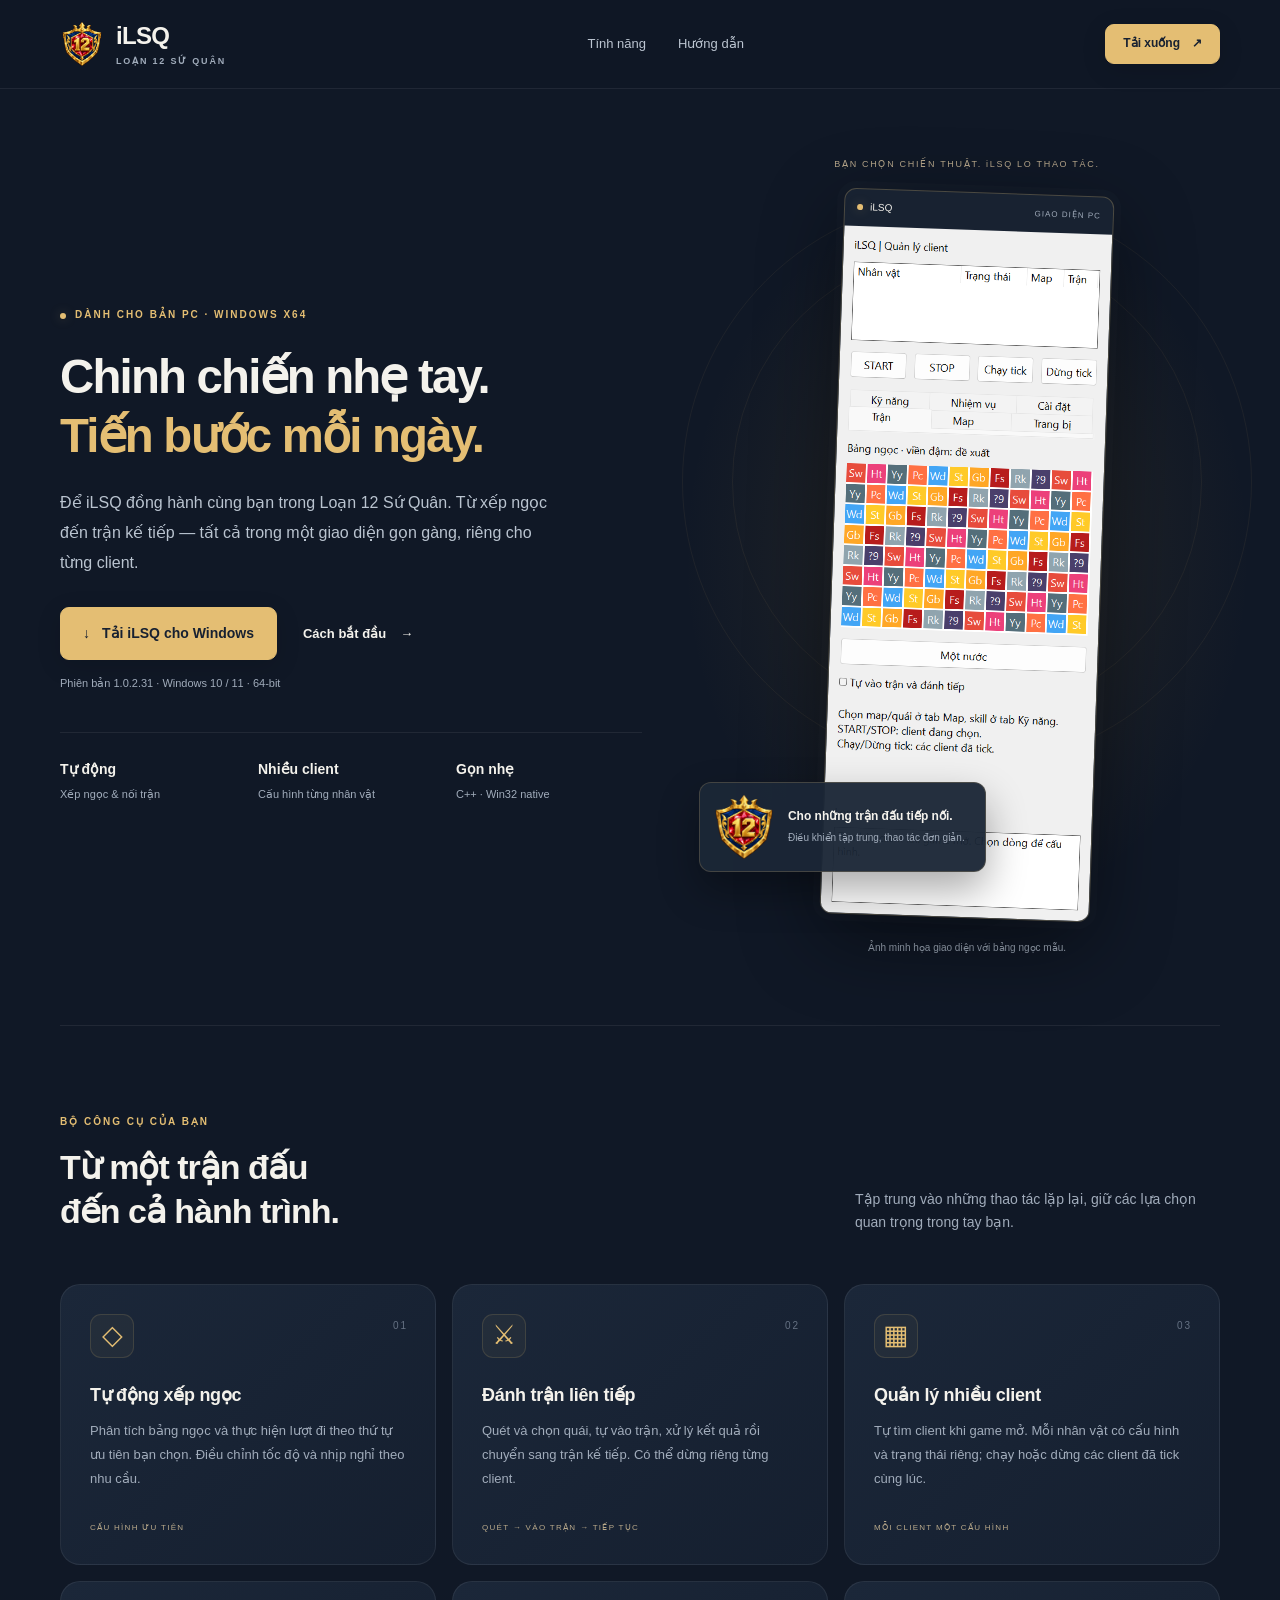
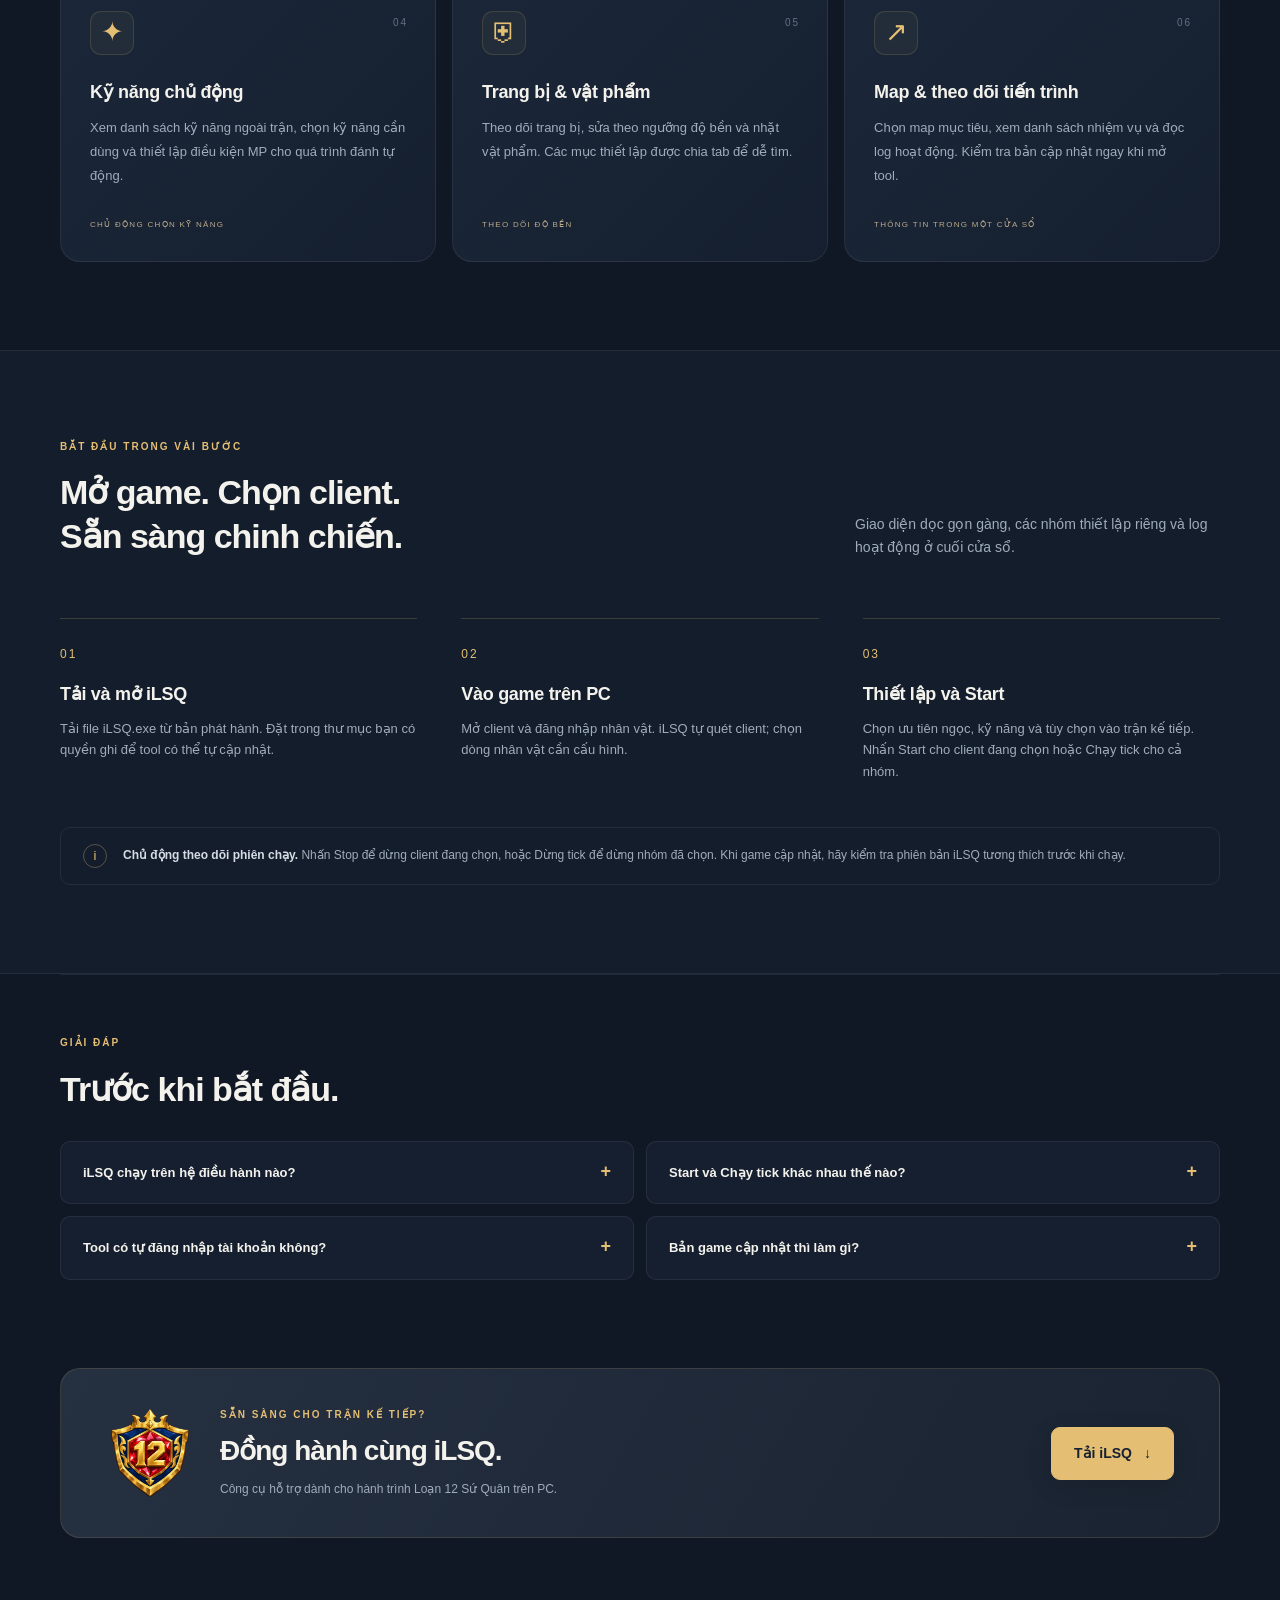
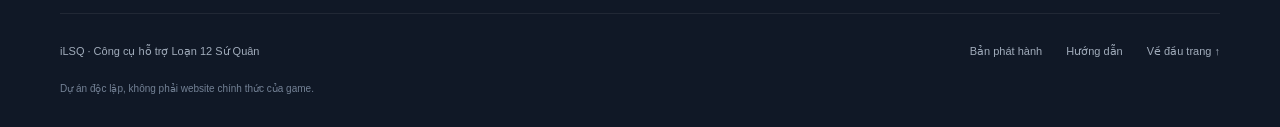
<file: index.html>
<!doctype html>
<html lang="vi">
<head>
  <meta charset="utf-8">
  <meta name="viewport" content="width=device-width, initial-scale=1">
  <meta name="theme-color" content="#101826">
  <meta name="description" content="iLSQ — công cụ hỗ trợ Loạn 12 Sứ Quân trên PC. Tự động đánh trận, quản lý nhiều client, kỹ năng và trang bị trong giao diện gọn nhẹ.">
  <title>iLSQ — Đồng hành cùng Loạn 12 Sứ Quân</title>
  <link rel="icon" href="assets/icon.ico">
  <link rel="apple-touch-icon" href="assets/icon.png">
  <link rel="stylesheet" href="styles.css">
  <script src="app.js" defer></script>
</head>
<body>
  <header class="header"><div class="container header-inner">
    <a class="brand" href="#" aria-label="iLSQ — Trang chủ"><img src="assets/icon.png" alt="" width="44" height="44"><span>iLSQ<small>LOẠN 12 SỨ QUÂN</small></span></a>
    <nav aria-label="Điều hướng"><a href="#features">Tính năng</a><a href="#guide">Hướng dẫn</a></nav>
    <a class="button button-small download-link" href="https://github.com/autotdk/ilsq/releases/latest/download/iLSQ.exe">Tải xuống <span aria-hidden="true">↗</span></a>
  </div></header>
  <main>
    <section class="hero container">
      <div class="hero-copy">
        <div class="eyebrow"><span class="status-dot"></span> DÀNH CHO BẢN PC · WINDOWS X64</div>
        <h1>Chinh chiến nhẹ tay.<br><em>Tiến bước mỗi ngày.</em></h1>
        <p class="lead">Để iLSQ đồng hành cùng bạn trong Loạn 12 Sứ Quân. Từ xếp ngọc đến trận kế tiếp — tất cả trong một giao diện gọn gàng, riêng cho từng client.</p>
        <div class="hero-actions"><a class="button download-link" href="https://github.com/autotdk/ilsq/releases/latest/download/iLSQ.exe"><span aria-hidden="true">↓</span> Tải iLSQ cho Windows</a><a class="text-link" href="#guide">Cách bắt đầu <span aria-hidden="true">→</span></a></div>
        <p class="download-meta" id="release-status" aria-live="polite">Windows 10 / 11 · 64-bit · Xem bản phát hành trên GitHub</p>
        <div class="hero-facts"><div><strong>Tự động</strong><span>Xếp ngọc & nối trận</span></div><div><strong>Nhiều client</strong><span>Cấu hình từng nhân vật</span></div><div><strong>Gọn nhẹ</strong><span>C++ · Win32 native</span></div></div>
      </div>
      <div class="hero-visual">
        <div class="orbit orbit-one"></div><div class="orbit orbit-two"></div>
        <span class="visual-label">BẠN CHỌN CHIẾN THUẬT. iLSQ LO THAO TÁC.</span>
        <div class="app-frame"><div class="frame-caption"><span class="status-dot"></span> iLSQ <span>GIAO DIỆN PC</span></div><img src="assets/interface.png" alt="Ảnh minh họa giao diện iLSQ với danh sách client, cấu hình trận và bảng ngọc" width="450" height="1155" fetchpriority="high"></div>
        <div class="visual-badge"><img src="assets/icon.png" width="64" height="64" alt=""><div>Cho những trận đấu tiếp nối.<small>Điều khiển tập trung, thao tác đơn giản.</small></div></div>
        <p class="image-caption">Ảnh minh họa giao diện với bảng ngọc mẫu.</p>
      </div>
    </section>
    <section class="features section container" id="features">
      <div class="section-heading"><div><div class="eyebrow">BỘ CÔNG CỤ CỦA BẠN</div><h2>Từ một trận đấu<br>đến cả hành trình.</h2></div><p>Tập trung vào những thao tác lặp lại, giữ các lựa chọn quan trọng trong tay bạn.</p></div>
      <div class="feature-grid">
        <article class="feature-card"><span class="card-icon" aria-hidden="true">◇</span><span class="card-number">01</span><h3>Tự động xếp ngọc</h3><p>Phân tích bảng ngọc và thực hiện lượt đi theo thứ tự ưu tiên bạn chọn. Điều chỉnh tốc độ và nhịp nghỉ theo nhu cầu.</p><span class="card-tag">CẤU HÌNH ƯU TIÊN</span></article>
        <article class="feature-card"><span class="card-icon" aria-hidden="true">⚔</span><span class="card-number">02</span><h3>Đánh trận liên tiếp</h3><p>Quét và chọn quái, tự vào trận, xử lý kết quả rồi chuyển sang trận kế tiếp. Có thể dừng riêng từng client.</p><span class="card-tag">QUÉT → VÀO TRẬN → TIẾP TỤC</span></article>
        <article class="feature-card"><span class="card-icon" aria-hidden="true">▦</span><span class="card-number">03</span><h3>Quản lý nhiều client</h3><p>Tự tìm client khi game mở. Mỗi nhân vật có cấu hình và trạng thái riêng; chạy hoặc dừng các client đã tick cùng lúc.</p><span class="card-tag">MỖI CLIENT MỘT CẤU HÌNH</span></article>
        <article class="feature-card"><span class="card-icon" aria-hidden="true">✦</span><span class="card-number">04</span><h3>Kỹ năng chủ động</h3><p>Xem danh sách kỹ năng ngoài trận, chọn kỹ năng cần dùng và thiết lập điều kiện MP cho quá trình đánh tự động.</p><span class="card-tag">CHỦ ĐỘNG CHỌN KỸ NĂNG</span></article>
        <article class="feature-card"><span class="card-icon" aria-hidden="true">⛨</span><span class="card-number">05</span><h3>Trang bị & vật phẩm</h3><p>Theo dõi trang bị, sửa theo ngưỡng độ bền và nhặt vật phẩm. Các mục thiết lập được chia tab để dễ tìm.</p><span class="card-tag">THEO DÕI ĐỘ BỀN</span></article>
        <article class="feature-card"><span class="card-icon" aria-hidden="true">↗</span><span class="card-number">06</span><h3>Map & theo dõi tiến trình</h3><p>Chọn map mục tiêu, xem danh sách nhiệm vụ và đọc log hoạt động. Kiểm tra bản cập nhật ngay khi mở tool.</p><span class="card-tag">THÔNG TIN TRONG MỘT CỬA SỔ</span></article>
      </div>
    </section>
    <section class="guide-section" id="guide"><div class="container section">
      <div class="section-heading"><div><div class="eyebrow">BẮT ĐẦU TRONG VÀI BƯỚC</div><h2>Mở game. Chọn client.<br>Sẵn sàng chinh chiến.</h2></div><p>Giao diện dọc gọn gàng, các nhóm thiết lập riêng và log hoạt động ở cuối cửa sổ.</p></div>
      <ol class="steps"><li><span>01</span><h3>Tải và mở iLSQ</h3><p>Tải file iLSQ.exe từ bản phát hành. Đặt trong thư mục bạn có quyền ghi để tool có thể tự cập nhật.</p></li><li><span>02</span><h3>Vào game trên PC</h3><p>Mở client và đăng nhập nhân vật. iLSQ tự quét client; chọn dòng nhân vật cần cấu hình.</p></li><li><span>03</span><h3>Thiết lập và Start</h3><p>Chọn ưu tiên ngọc, kỹ năng và tùy chọn vào trận kế tiếp. Nhấn Start cho client đang chọn hoặc Chạy tick cho cả nhóm.</p></li></ol>
      <div class="guide-note"><span aria-hidden="true">i</span><p><strong>Chủ động theo dõi phiên chạy.</strong> Nhấn Stop để dừng client đang chọn, hoặc Dừng tick để dừng nhóm đã chọn. Khi game cập nhật, hãy kiểm tra phiên bản iLSQ tương thích trước khi chạy.</p></div>
    </div></section>
    <section class="faq section container" id="faq"><div class="eyebrow">GIẢI ĐÁP</div><h2>Trước khi bắt đầu.</h2><div class="faq-grid">
      <details><summary>iLSQ chạy trên hệ điều hành nào?</summary><p>Tool dành cho Windows 10 / 11 64-bit và bản PC của Loạn 12 Sứ Quân. Hãy dùng bản iLSQ tương thích với phiên bản game hiện tại.</p></details>
      <details><summary>Start và Chạy tick khác nhau thế nào?</summary><p>Start chạy client đang chọn trong danh sách. Chạy tick chạy các client được đánh dấu. Stop và Dừng tick hoạt động tương ứng.</p></details>
      <details><summary>Tool có tự đăng nhập tài khoản không?</summary><p>Hiện tại bạn đăng nhập game trước. iLSQ tự nhận diện các client đã mở để bạn cấu hình và điều khiển.</p></details>
      <details><summary>Bản game cập nhật thì làm gì?</summary><p>Mở iLSQ để kiểm tra bản mới và xem ghi chú phát hành. Nếu thao tác không còn hoạt động, dừng tool và đợi bản tương thích; tránh chạy lặp lại khi có lỗi.</p></details>
    </div></section>
    <section class="final-cta container"><img src="assets/icon.png" width="88" height="88" alt=""><div><div class="eyebrow">SẴN SÀNG CHO TRẬN KẾ TIẾP?</div><h2>Đồng hành cùng iLSQ.</h2><p>Công cụ hỗ trợ dành cho hành trình Loạn 12 Sứ Quân trên PC.</p></div><a class="button download-link" href="https://github.com/autotdk/ilsq/releases/latest/download/iLSQ.exe">Tải iLSQ <span aria-hidden="true">↓</span></a></section>
  </main>
  <footer class="container footer"><span>iLSQ · Công cụ hỗ trợ Loạn 12 Sứ Quân</span><div><a href="https://github.com/autotdk/ilsq/releases">Bản phát hành</a><a href="#guide">Hướng dẫn</a><a href="#">Về đầu trang ↑</a></div><small>Dự án độc lập, không phải website chính thức của game.</small></footer>
</body>
</html>
</file>
<file: styles.css>
:root{color-scheme:dark;--bg:#101826;--surface:#172131;--text:#f4f2ec;--muted:#a1acbb;--gold:#e4be73;--line:#ffffff12;--radius:20px}*{box-sizing:border-box}html{scroll-behavior:smooth;scroll-padding-top:95px}body{margin:0;background:var(--bg);color:var(--text);font-family:"Segoe UI",Arial,sans-serif;font-size:15px;line-height:1.65}a{color:inherit;text-decoration:none}button,a,summary{-webkit-tap-highlight-color:transparent}a:focus-visible,summary:focus-visible{outline:3px solid var(--gold);outline-offset:5px}img{display:block;max-width:100%;height:auto}.container{width:min(1160px,calc(100% - 64px));margin:auto}.header{border-bottom:1px solid var(--line);background:#101826ed;position:sticky;top:0;z-index:5;backdrop-filter:blur(16px)}.header-inner{height:88px;display:flex;align-items:center;justify-content:space-between;gap:24px}.brand{display:flex;align-items:center;gap:12px}.brand>span{font-size:24px;font-weight:750;line-height:1.2;letter-spacing:-.7px}.brand small{display:block;color:var(--muted);font-size:9px;letter-spacing:1.8px;margin-top:5px}.header nav{display:flex;gap:32px;font-size:13px;color:#bcc5d1}.header nav a:hover,.text-link:hover{color:var(--gold)}.button{display:inline-flex;justify-content:center;align-items:center;gap:12px;background:var(--gold);color:#172131;border:1px solid var(--gold);border-radius:9px;padding:14px 22px;font-weight:700;font-size:14px;box-shadow:0 6px 24px #0002;transition:background .2s,transform .2s}.button:hover{background:#f3d397;transform:translateY(-2px)}.button-small{padding:9px 17px;font-size:12px}.eyebrow{font-size:10px;letter-spacing:2px;font-weight:650;color:var(--gold);display:flex;align-items:center;gap:9px}.status-dot{width:6px;height:6px;background:var(--gold);border-radius:50%;display:inline-block;flex:none;box-shadow:0 0 12px #e4be734d}.hero{min-height:790px;display:grid;grid-template-columns:1.15fr 1fr;gap:72px;align-items:center;padding-top:68px;padding-bottom:68px}.hero h1{font-size:clamp(36px,3.7vw,52px);line-height:1.25;letter-spacing:-1.8px;margin:23px 0}.hero h1 em{font-style:normal;color:var(--gold)}.lead{color:#bac4d0;font-size:16px;max-width:495px;line-height:1.85}.hero-actions{display:flex;align-items:center;gap:26px;margin-top:30px}.text-link{font-size:13px;font-weight:600;display:inline-flex;align-items:center;gap:14px}.download-meta{color:var(--muted);font-size:11px;margin-top:14px}.hero-facts{display:grid;grid-template-columns:repeat(3,1fr);border-top:1px solid var(--line);margin-top:40px;padding-top:25px;gap:12px}.hero-facts strong{display:block;font-size:14px;font-weight:650}.hero-facts span{font-size:11px;color:var(--muted)}.hero-visual{position:relative;display:flex;flex-direction:column;align-items:center;isolation:isolate}.hero-visual::before{content:"";position:absolute;inset:0 -60px;background:radial-gradient(ellipse,#b48b3826,transparent 64%);z-index:-2}.orbit{border:1px solid #e4be7310;border-radius:50%;position:absolute;z-index:-1;pointer-events:none}.orbit-one{width:470px;height:470px;top:90px}.orbit-two{width:570px;height:570px;top:40px}.visual-label{font-size:9px;letter-spacing:1.7px;color:#b5a58a;margin-bottom:20px}.app-frame{width:270px;border:1px solid #e4be7340;box-shadow:0 24px 80px #0007,0 0 0 7px #ffffff03;border-radius:12px;overflow:hidden;background:#182231;transform:rotate(2deg)}.frame-caption{font-size:10px;display:flex;align-items:center;padding:10px 12px;gap:7px}.frame-caption>span:last-child{margin-left:auto;font-size:8px;letter-spacing:1px;color:var(--muted)}.app-frame>img{width:100%}.visual-badge{position:absolute;bottom:85px;left:-15px;background:#1c2737f5;border:1px solid #e4be7333;border-radius:12px;padding:12px 20px 12px 12px;display:flex;align-items:center;gap:12px;box-shadow:0 18px 40px #0005;font-size:12px;font-weight:600}.visual-badge small{display:block;font-size:10px;font-weight:400;color:var(--muted);margin-top:3px}.image-caption{color:var(--muted);font-size:10px;margin:22px 0 0}.section{padding-top:88px;padding-bottom:88px}.section-heading{display:flex;justify-content:space-between;align-items:end;gap:60px;margin-bottom:35px}h2{font-size:34px;line-height:1.3;letter-spacing:-1px;font-weight:650;margin:15px 0}h3{font-size:18px;font-weight:600;letter-spacing:-.3px}.section-heading>p{max-width:365px;color:var(--muted);font-size:14px}.features{border-top:1px solid var(--line)}.feature-grid{display:grid;grid-template-columns:repeat(3,1fr);gap:16px}.feature-card{padding:29px;background:linear-gradient(135deg,#1b2739,#151f2f);border:1px solid var(--line);border-radius:var(--radius);position:relative;display:flex;flex-direction:column}.card-icon{display:flex;width:44px;height:44px;border-radius:11px;background:#e4be730c;border:1px solid #e4be7325;align-items:center;justify-content:center;color:var(--gold);font-size:27px}.card-number{position:absolute;right:27px;top:33px;color:#657183;font-size:10px;letter-spacing:2px}.feature-card h3{margin:23px 0 9px}.feature-card p{font-size:13px;color:var(--muted);margin:0 0 30px;line-height:1.85}.card-tag{margin-top:auto;font-size:8px;letter-spacing:1.3px;color:#baaa8b}.guide-section{background:#131d2c;border-top:1px solid var(--line);border-bottom:1px solid var(--line)}.steps{display:grid;grid-template-columns:repeat(3,1fr);gap:44px;padding:0;list-style:none;margin:45px 0}.steps li{border-top:1px solid #e4be7333;padding-top:22px}.steps li>span{font-size:12px;color:var(--gold);letter-spacing:2px}.steps h3{margin:14px 0 8px}.steps p{font-size:13px;color:var(--muted);margin:0}.guide-note{border:1px solid var(--line);border-radius:10px;padding:16px 22px;display:flex;align-items:center;gap:16px}.guide-note>span{color:var(--gold);border:1px solid #e4be7355;width:24px;height:24px;text-align:center;border-radius:50%;flex:none;font-size:13px}.guide-note p{margin:0;font-size:12px;color:var(--muted)}.guide-note strong{color:#d5dce4;font-weight:600}.updates-section{display:grid;grid-template-columns:1fr 1fr;gap:100px;align-items:center}.muted{color:var(--muted);font-size:13px;max-width:360px}.updates-section .text-link{margin-top:20px;color:var(--gold)}.release-card{background:var(--surface);border:1px solid var(--line);border-radius:var(--radius);padding:32px}.release-header{display:flex;align-items:center;justify-content:space-between;gap:12px;border-bottom:1px solid var(--line);padding-bottom:20px}.release-label{font-size:9px;letter-spacing:1.7px;color:var(--muted)}.release-header strong{font-size:14px;color:var(--gold)}.release-card ul{padding-left:18px;font-size:13px;color:#c3cbd6;min-height:90px;margin:24px 0}.release-card li{margin:10px 0;padding-left:4px}.release-card li::marker{color:var(--gold)}.release-foot{margin:20px 0 0;font-size:11px;color:var(--muted)}.faq{border-top:1px solid var(--line);padding-top:60px}.faq-grid{display:grid;grid-template-columns:1fr 1fr;gap:12px;margin-top:30px}details{background:#151f2f;border:1px solid var(--line);border-radius:10px;padding:20px 22px;align-self:start}summary{cursor:pointer;font-size:13px;font-weight:600;list-style:none;display:flex;justify-content:space-between;gap:12px}summary::-webkit-details-marker{display:none}summary::after{content:"+";color:var(--gold);font-size:18px;line-height:1}details[open] summary::after{content:"−"}details p{font-size:13px;color:var(--muted);margin:16px 0 0}.final-cta{background:linear-gradient(120deg,#253041,#1a2331);border:1px solid #e4be7325;border-radius:var(--radius);display:flex;align-items:center;gap:26px;padding:38px 45px;margin-bottom:75px}.final-cta h2{font-size:28px;margin:10px 0}.final-cta p{font-size:12px;color:var(--muted);margin:0}.final-cta .button{margin-left:auto;white-space:nowrap}.footer{display:flex;flex-wrap:wrap;justify-content:space-between;gap:20px;border-top:1px solid var(--line);padding-top:28px;padding-bottom:30px;font-size:11px;color:var(--muted)}.footer>div{display:flex;gap:24px}.footer small{flex-basis:100%;font-size:10px;color:#738195}
@media(max-width:1000px){.hero{gap:30px}.hero-actions{flex-wrap:wrap;gap:16px}.visual-badge{left:-20px}.orbit-two{width:450px;height:450px}.orbit-one{width:360px;height:360px}.feature-card{padding:23px}.updates-section{gap:50px}}
@media(max-width:900px){.container{width:calc(100% - 40px)}.header-inner{height:74px;gap:12px}.header nav{gap:15px;font-size:11px}.brand small{display:none}.brand img{width:34px}.brand>span{font-size:21px}.header .button{padding:8px 12px;font-size:11px}.hero{grid-template-columns:1fr;min-height:auto;gap:55px;padding-top:58px;padding-bottom:54px}.hero h1{font-size:42px;letter-spacing:-1.4px}.lead{font-size:15px}.hero-facts{margin-top:30px}.hero-visual{overflow:hidden;padding-top:8px;padding-bottom:2px}.app-frame{width:250px}.visual-badge{left:calc(50% - 165px);bottom:88px;padding-right:14px}.visual-label{font-size:8px}.orbit-two{width:390px;height:390px;top:100px}.orbit-one{width:320px;height:320px;top:140px}.section{padding-top:60px;padding-bottom:60px}.section-heading{display:block;margin-bottom:28px}.section-heading>p{max-width:100%}.feature-grid{grid-template-columns:repeat(2,1fr);gap:12px}.feature-card{padding:22px}.feature-card h3{font-size:17px}.card-tag{font-size:7px}h2{font-size:30px}.steps{gap:24px}.updates-section{grid-template-columns:1fr;gap:25px}.faq-grid{grid-template-columns:1fr}.final-cta{flex-wrap:wrap;padding:28px;gap:18px;margin-bottom:45px}.final-cta img{width:60px}.final-cta>div{flex:1;min-width:180px}.final-cta .button{margin-left:0}.final-cta .eyebrow{font-size:8px}.final-cta h2{font-size:25px}.footer{gap:16px}}
@media(max-width:440px){.header nav a:nth-child(2){display:none}.header nav{gap:12px}.brand{gap:7px}.hero h1{font-size:35px}.hero-actions .button{width:100%}.hero-actions .text-link{padding:5px 0}.feature-grid{grid-template-columns:1fr}.feature-card p{margin-bottom:22px}.steps{grid-template-columns:1fr;gap:26px}.steps li{padding-top:15px}.guide-note{align-items:flex-start;padding:16px}.release-card{padding:24px}.final-cta .button{width:100%}.hero-facts strong{font-size:12px}.hero-facts span{font-size:10px}.footer>div{gap:18px}.eyebrow{font-size:9px;letter-spacing:1.5px}}
@media(prefers-reduced-motion:reduce){html{scroll-behavior:auto}.button{transition:none}.button:hover{transform:none}}
</file>
